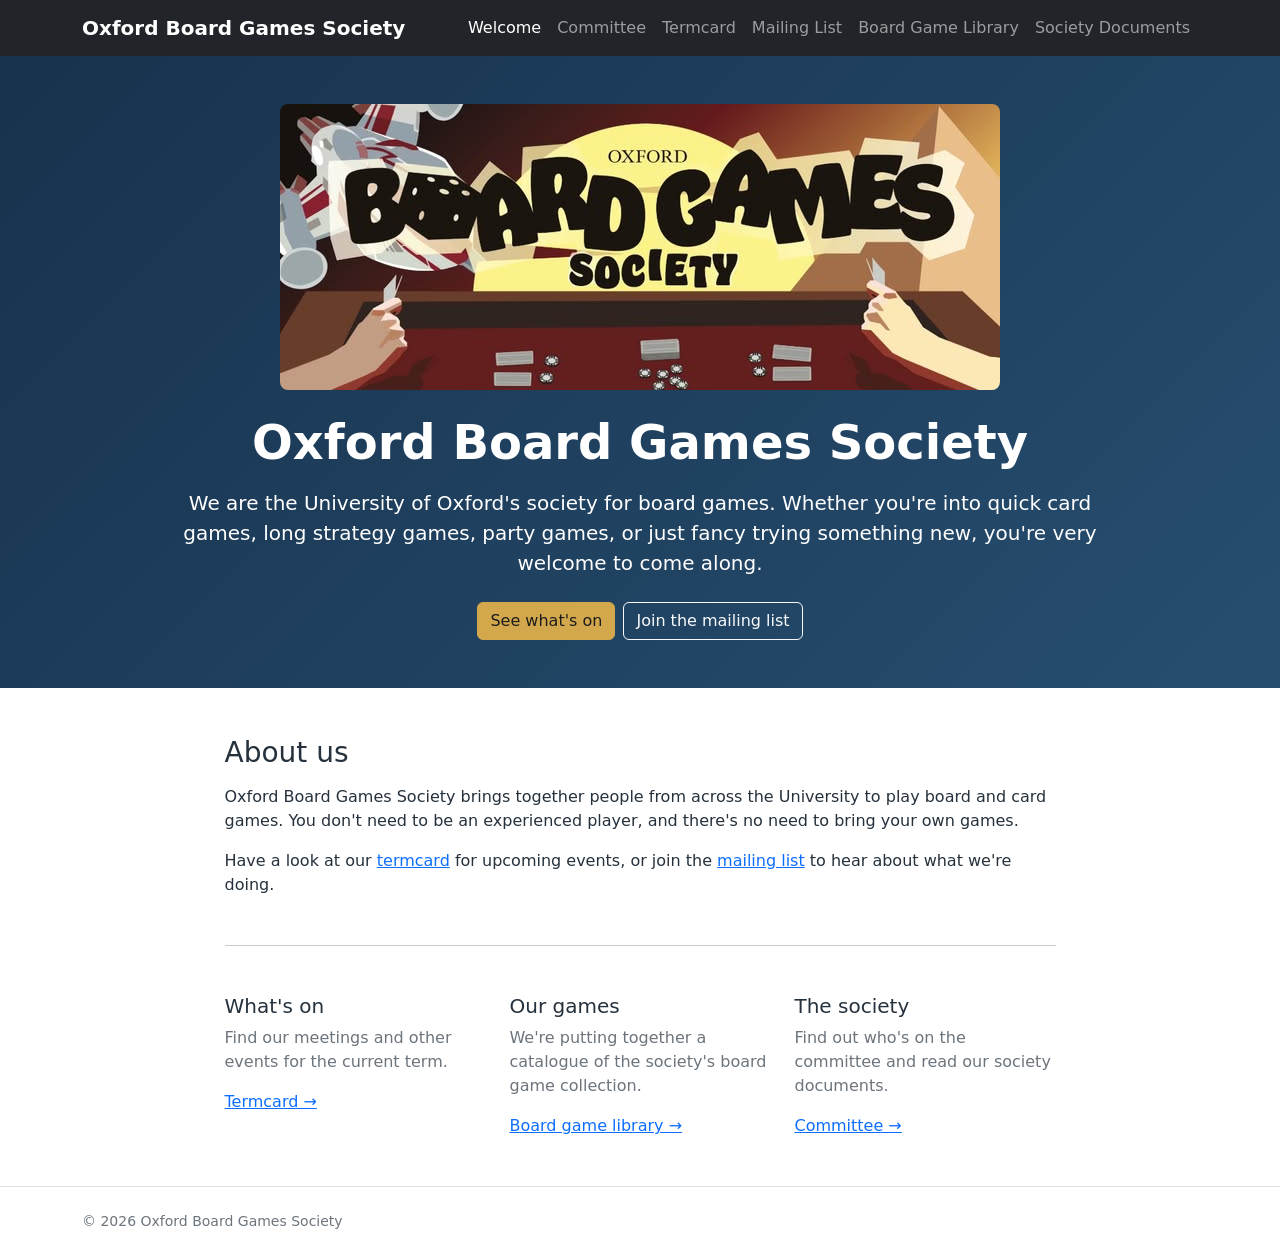
<file: index.html>
<!doctype html>
<html lang="en">

<head>
  <!-- Google tag (gtag.js) -->
  <script async src="https://www.googletagmanager.com/gtag/js?id=G-VDG3KPTXKT"></script>
  <script>
    window.dataLayer = window.dataLayer || [];
    function gtag() { dataLayer.push(arguments); }
    gtag('js', new Date());

    gtag('config', 'G-VDG3KPTXKT');
  </script>
  <meta charset="utf-8">
  <meta name="viewport" content="width=device-width, initial-scale=1">
  <meta name="description" content="Oxford Board Games Society">
  <title>Oxford Board Games Society</title>

  <link href="https://cdn.jsdelivr.net/npm/bootstrap@5.3.3/dist/css/bootstrap.min.css" rel="stylesheet">
  <link rel="stylesheet" href="assets/styles.css">
</head>

<body>
  <nav class="navbar navbar-expand-lg navbar-dark bg-dark sticky-top">
    <div class="container">
      <a class="navbar-brand fw-bold" href="index.html">
        Oxford Board Games Society
      </a>

      <button class="navbar-toggler" type="button" data-bs-toggle="collapse" data-bs-target="#mainNav"
        aria-controls="mainNav" aria-expanded="false" aria-label="Toggle navigation">
        <span class="navbar-toggler-icon"></span>
      </button>

      <div class="collapse navbar-collapse" id="mainNav">
        <ul class="navbar-nav ms-auto">
          <li class="nav-item">
            <a class="nav-link active" aria-current="page" href="index.html">
              Welcome
            </a>
          </li>
          <li class="nav-item">
            <a class="nav-link" href="committee.html">Committee</a>
          </li>
          <li class="nav-item">
            <a class="nav-link" href="termcard.html">Termcard</a>
          </li>
          <li class="nav-item">
            <a class="nav-link" href="mailing-list.html">Mailing List</a>
          </li>
          <li class="nav-item">
            <a class="nav-link" href="library.html">Board Game Library</a>
          </li>
          <li class="nav-item">
            <a class="nav-link" href="documents.html">Society Documents</a>
          </li>
        </ul>
      </div>
    </div>
  </nav>

  <header class="hero py-5">
    <div class="container">
      <div class="row justify-content-center text-center">
        <div class="col-lg-10">
          <img src="assets/welcome-banner.png" class="img-fluid rounded-3 mb-4 welcome-banner"
            alt="Oxford Board Games Society">

          <h1 class="display-5 fw-bold mb-3">
            Oxford Board Games Society
          </h1>

          <p class="lead mx-auto mb-4 welcome-intro">
            We are the University of Oxford's society for board games.
            Whether you're into quick card games, long strategy games,
            party games, or just fancy trying something new, you're very
            welcome to come along.
          </p>

          <div class="d-flex justify-content-center flex-wrap gap-2">
            <a class="btn btn-primary" href="termcard.html">
              See what's on
            </a>
            <a class="btn btn-outline-light" href="mailing-list.html">
              Join the mailing list
            </a>
          </div>
        </div>
      </div>
    </div>
  </header>

  <main>
    <section class="py-5">
      <div class="container">
        <div class="row justify-content-center">
          <div class="col-lg-9">

            <h2 class="h3 mb-3">About us</h2>

            <p>
              Oxford Board Games Society brings together people from across
              the University to play board and card games. You don't need to
              be an experienced player, and there's no need to bring your own
              games.
            </p>

            <p>
              Have a look at our
              <a href="termcard.html">termcard</a>
              for upcoming events, or join the
              <a href="mailing-list.html">mailing list</a>
              to hear about what we're doing.
            </p>

            <hr class="my-5">

            <div class="row g-4">
              <div class="col-md-4">
                <h2 class="h5">What's on</h2>
                <p class="text-secondary">
                  Find our meetings and other events for the current term.
                </p>
                <a href="termcard.html">Termcard &rarr;</a>
              </div>

              <div class="col-md-4">
                <h2 class="h5">Our games</h2>
                <p class="text-secondary">
                  We're putting together a catalogue of the society's board
                  game collection.
                </p>
                <a href="library.html">Board game library &rarr;</a>
              </div>

              <div class="col-md-4">
                <h2 class="h5">The society</h2>
                <p class="text-secondary">
                  Find out who's on the committee and read our society
                  documents.
                </p>
                <a href="committee.html">Committee &rarr;</a>
              </div>
            </div>

          </div>
        </div>
      </div>
    </section>
  </main>

  <footer class="border-top py-4">
    <div class="container small text-secondary">
      &copy; <span data-current-year></span> Oxford Board Games Society
    </div>
  </footer>

  <script src="https://cdn.jsdelivr.net/npm/bootstrap@5.3.3/dist/js/bootstrap.bundle.min.js"></script>
  <script src="assets/site.js"></script>
</body>

</html>
</file>
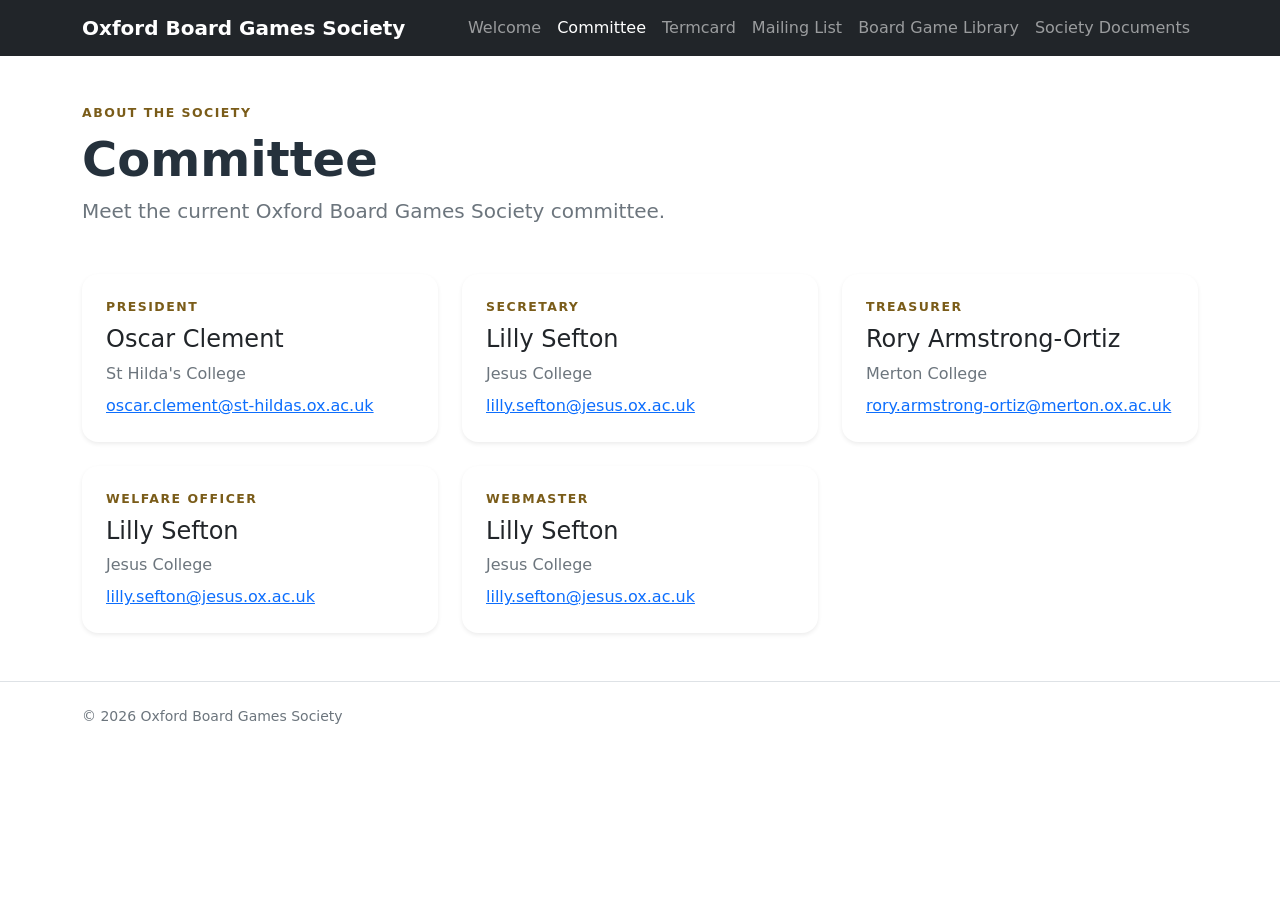
<file: committee.html>
<!doctype html>
<html lang="en">

<head>
  <!-- Google tag (gtag.js) -->
  <script async src="https://www.googletagmanager.com/gtag/js?id=G-VDG3KPTXKT"></script>
  <script>
    window.dataLayer = window.dataLayer || [];
    function gtag() { dataLayer.push(arguments); }
    gtag('js', new Date());

    gtag('config', 'G-VDG3KPTXKT');
  </script>
  <meta charset="utf-8">
  <meta name="viewport" content="width=device-width, initial-scale=1">
  <meta name="description" content="Oxford Board Games Society committee">
  <title>Oxford Board Games Society | Committee</title>
  <link href="https://cdn.jsdelivr.net/npm/bootstrap@5.3.3/dist/css/bootstrap.min.css" rel="stylesheet">
  <link rel="stylesheet" href="assets/styles.css">
</head>

<body>
  <nav class="navbar navbar-expand-lg navbar-dark bg-dark sticky-top">
    <div class="container"><a class="navbar-brand fw-bold" href="index.html">Oxford Board Games Society</a><button
        class="navbar-toggler" type="button" data-bs-toggle="collapse" data-bs-target="#mainNav" aria-controls="mainNav"
        aria-expanded="false" aria-label="Toggle navigation"><span class="navbar-toggler-icon"></span></button>
      <div class="collapse navbar-collapse" id="mainNav">
        <ul class="navbar-nav ms-auto">
          <li class="nav-item"><a class="nav-link" href="index.html">Welcome</a></li>
          <li class="nav-item"><a class="nav-link active" aria-current="page" href="committee.html">Committee</a></li>
          <li class="nav-item"><a class="nav-link" href="termcard.html">Termcard</a></li>
          <li class="nav-item"><a class="nav-link" href="mailing-list.html">Mailing List</a></li>
          <li class="nav-item"><a class="nav-link" href="library.html">Board Game Library</a></li>
          <li class="nav-item"><a class="nav-link" href="documents.html">Society Documents</a></li>
        </ul>
      </div>
    </div>
  </nav>

  <main class="container py-5">
    <div class="page-heading mb-5">
      <p class="eyebrow mb-2">About the society</p>
      <h1 class="display-5 fw-bold">Committee</h1>
      <p class="lead text-secondary mb-0">Meet the current Oxford Board Games Society committee.</p>
    </div>
    <div class="row g-4" id="committee-list"></div>
  </main>

  <footer class="border-top py-4">
    <div class="container small text-secondary">&copy; <span data-current-year></span> Oxford Board Games Society</div>
  </footer>

  <script src="https://cdn.jsdelivr.net/npm/bootstrap@5.3.3/dist/js/bootstrap.bundle.min.js"></script>
  <script src="assets/site.js"></script>
</body>

</html>
</file>
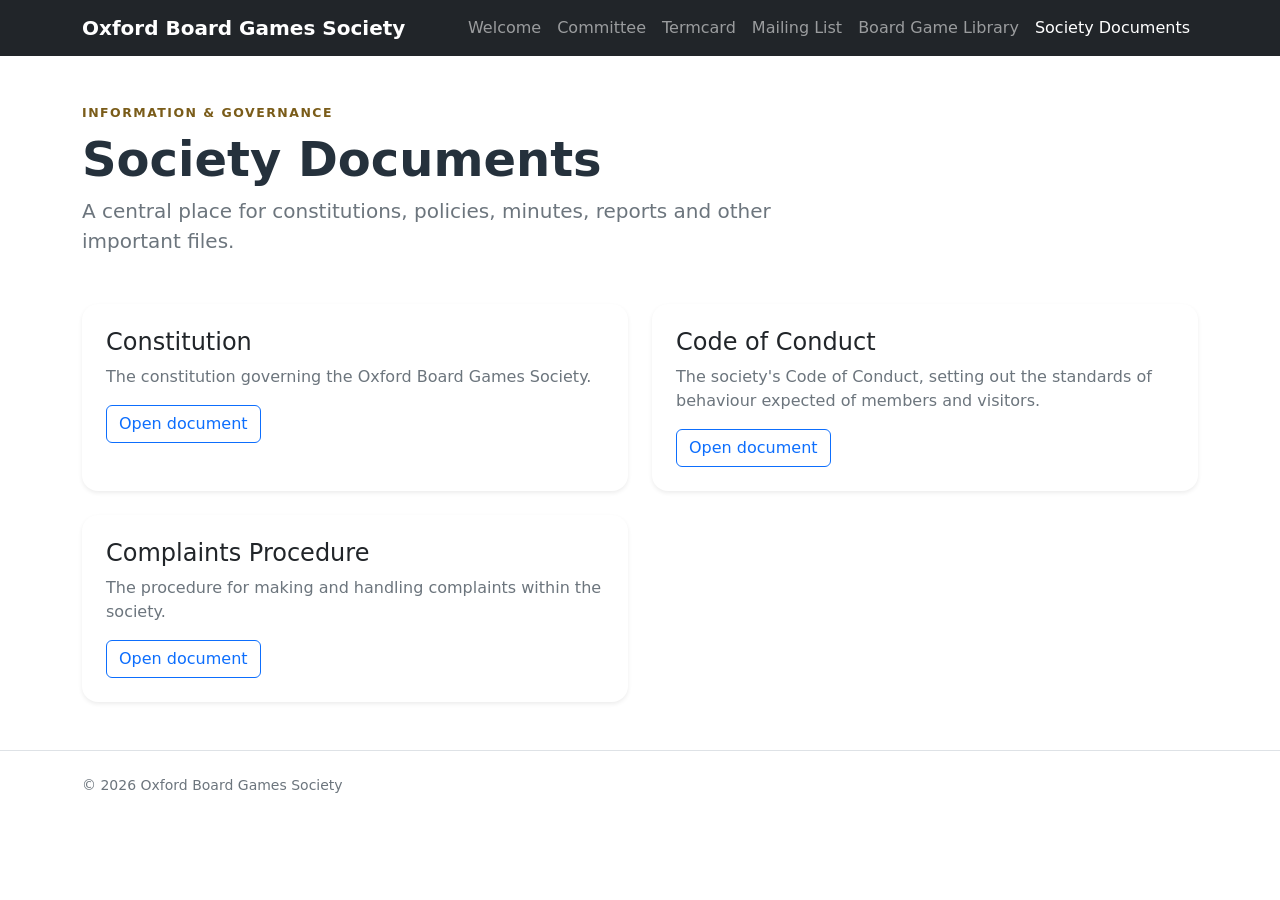
<file: documents.html>
<!doctype html>
<html lang="en">

<head>
  <!-- Google tag (gtag.js) -->
  <script async src="https://www.googletagmanager.com/gtag/js?id=G-VDG3KPTXKT"></script>
  <script>
    window.dataLayer = window.dataLayer || [];
    function gtag() { dataLayer.push(arguments); }
    gtag('js', new Date());

    gtag('config', 'G-VDG3KPTXKT');
  </script>
  <meta charset="utf-8">
  <meta name="viewport" content="width=device-width, initial-scale=1">
  <meta name="description" content="Oxford Board Games Society documents">
  <title>Oxford Board Games Society | Society Documents</title>
  <link href="https://cdn.jsdelivr.net/npm/bootstrap@5.3.3/dist/css/bootstrap.min.css" rel="stylesheet">
  <link rel="stylesheet" href="assets/styles.css">
</head>

<body>
  <nav class="navbar navbar-expand-lg navbar-dark bg-dark sticky-top">
    <div class="container"><a class="navbar-brand fw-bold" href="index.html">Oxford Board Games Society</a><button
        class="navbar-toggler" type="button" data-bs-toggle="collapse" data-bs-target="#mainNav" aria-controls="mainNav"
        aria-expanded="false" aria-label="Toggle navigation"><span class="navbar-toggler-icon"></span></button>
      <div class="collapse navbar-collapse" id="mainNav">
        <ul class="navbar-nav ms-auto">
          <li class="nav-item"><a class="nav-link" href="index.html">Welcome</a></li>
          <li class="nav-item"><a class="nav-link" href="committee.html">Committee</a></li>
          <li class="nav-item"><a class="nav-link" href="termcard.html">Termcard</a></li>
          <li class="nav-item"><a class="nav-link" href="mailing-list.html">Mailing List</a></li>
          <li class="nav-item"><a class="nav-link" href="library.html">Board Game Library</a></li>
          <li class="nav-item"><a class="nav-link active" aria-current="page" href="documents.html">Society
              Documents</a></li>
        </ul>
      </div>
    </div>
  </nav>
  <main class="container py-5">
    <div class="page-heading mb-5">
      <p class="eyebrow mb-2">Information &amp; governance</p>
      <h1 class="display-5 fw-bold">Society Documents</h1>
      <p class="lead text-secondary">A central place for constitutions, policies, minutes, reports and other important
        files.</p>
    </div>
    <div class="row g-4" id="documents-list"></div>
  </main>
  <footer class="border-top py-4">
    <div class="container small text-secondary">&copy; <span data-current-year></span> Oxford Board Games Society</div>
  </footer>
  <script src="https://cdn.jsdelivr.net/npm/bootstrap@5.3.3/dist/js/bootstrap.bundle.min.js"></script>
  <script src="assets/site.js"></script>
</body>

</html>
</file>
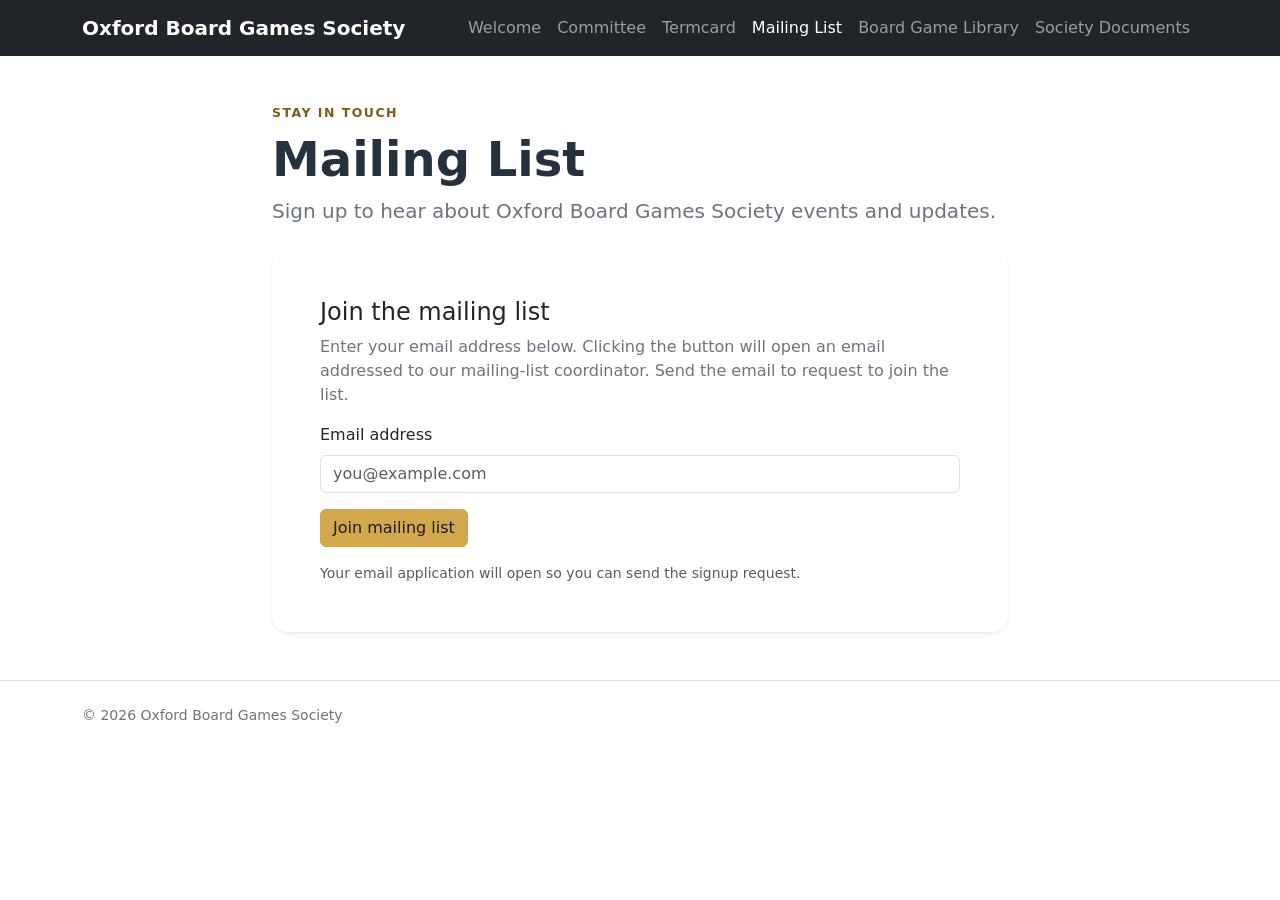
<file: mailing-list.html>
<!doctype html>
<html lang="en">

<head>
  <!-- Google tag (gtag.js) -->
  <script async src="https://www.googletagmanager.com/gtag/js?id=G-VDG3KPTXKT"></script>
  <script>
    window.dataLayer = window.dataLayer || [];
    function gtag() { dataLayer.push(arguments); }
    gtag('js', new Date());

    gtag('config', 'G-VDG3KPTXKT');
  </script>
  <meta charset="utf-8">
  <meta name="viewport" content="width=device-width, initial-scale=1">
  <meta name="description" content="Join the Oxford Board Games Society mailing list">
  <title>Oxford Board Games Society | Mailing List</title>

  <link href="https://cdn.jsdelivr.net/npm/bootstrap@5.3.3/dist/css/bootstrap.min.css" rel="stylesheet">
  <link rel="stylesheet" href="assets/styles.css">
</head>

<body>
  <nav class="navbar navbar-expand-lg navbar-dark bg-dark sticky-top">
    <div class="container">
      <a class="navbar-brand fw-bold" href="index.html">
        Oxford Board Games Society
      </a>

      <button class="navbar-toggler" type="button" data-bs-toggle="collapse" data-bs-target="#mainNav"
        aria-controls="mainNav" aria-expanded="false" aria-label="Toggle navigation">
        <span class="navbar-toggler-icon"></span>
      </button>

      <div class="collapse navbar-collapse" id="mainNav">
        <ul class="navbar-nav ms-auto">
          <li class="nav-item">
            <a class="nav-link" href="index.html">Welcome</a>
          </li>
          <li class="nav-item">
            <a class="nav-link" href="committee.html">Committee</a>
          </li>
          <li class="nav-item">
            <a class="nav-link" href="termcard.html">Termcard</a>
          </li>
          <li class="nav-item">
            <a class="nav-link active" aria-current="page" href="mailing-list.html">
              Mailing List
            </a>
          </li>
          <li class="nav-item">
            <a class="nav-link" href="library.html">Board Game Library</a>
          </li>
          <li class="nav-item">
            <a class="nav-link" href="documents.html">Society Documents</a>
          </li>
        </ul>
      </div>
    </div>
  </nav>

  <main class="container py-5">
    <div class="row justify-content-center">
      <div class="col-lg-8">
        <div class="page-heading mb-4">
          <p class="eyebrow mb-2">Stay in touch</p>
          <h1 class="display-5 fw-bold">Mailing List</h1>
          <p class="lead text-secondary">
            Sign up to hear about Oxford Board Games Society events and updates.
          </p>
        </div>

        <div class="card border-0 shadow-sm">
          <div class="card-body p-4 p-lg-5">
            <h2 class="h4">Join the mailing list</h2>
            <p class="text-secondary">
              Enter your email address below. Clicking the button will open an
              email addressed to our mailing-list coordinator. Send the email
              to request to join the list.
            </p>

            <form id="mailing-list-form">
              <div class="mb-3">
                <label for="email" class="form-label">Email address</label>
                <input type="email" class="form-control" id="email" name="email" placeholder="you@example.com"
                  autocomplete="email" required>
              </div>

              <button type="submit" class="btn btn-primary">
                Join mailing list
              </button>

              <div class="form-text mt-3">
                Your email application will open so you can send the signup request.
              </div>
            </form>
          </div>
        </div>
      </div>
    </div>
  </main>

  <footer class="border-top py-4">
    <div class="container small text-secondary">
      &copy; <span data-current-year></span> Oxford Board Games Society
    </div>
  </footer>

  <script src="https://cdn.jsdelivr.net/npm/bootstrap@5.3.3/dist/js/bootstrap.bundle.min.js"></script>
  <script src="assets/site.js"></script>

  <script>
    document
      .getElementById("mailing-list-form")
      .addEventListener("submit", function (event) {
        event.preventDefault();

        const email = document.getElementById("email").value.trim();

        if (!email) {
          return;
        }

        const recipient = "lilly.sefton@jesus.ox.ac.uk";
        const subject = "Oxford Board Games Society mailing list signup";
        const body =
          "Hello,\n\n" +
          "I would like to join the Oxford Board Games Society mailing list.\n\n" +
          "My email address is: " + email + "\n\n" +
          "Thank you!";

        window.location.href =
          "mailto:" + recipient +
          "?subject=" + encodeURIComponent(subject) +
          "&body=" + encodeURIComponent(body);
      });
  </script>
</body>

</html>
</file>
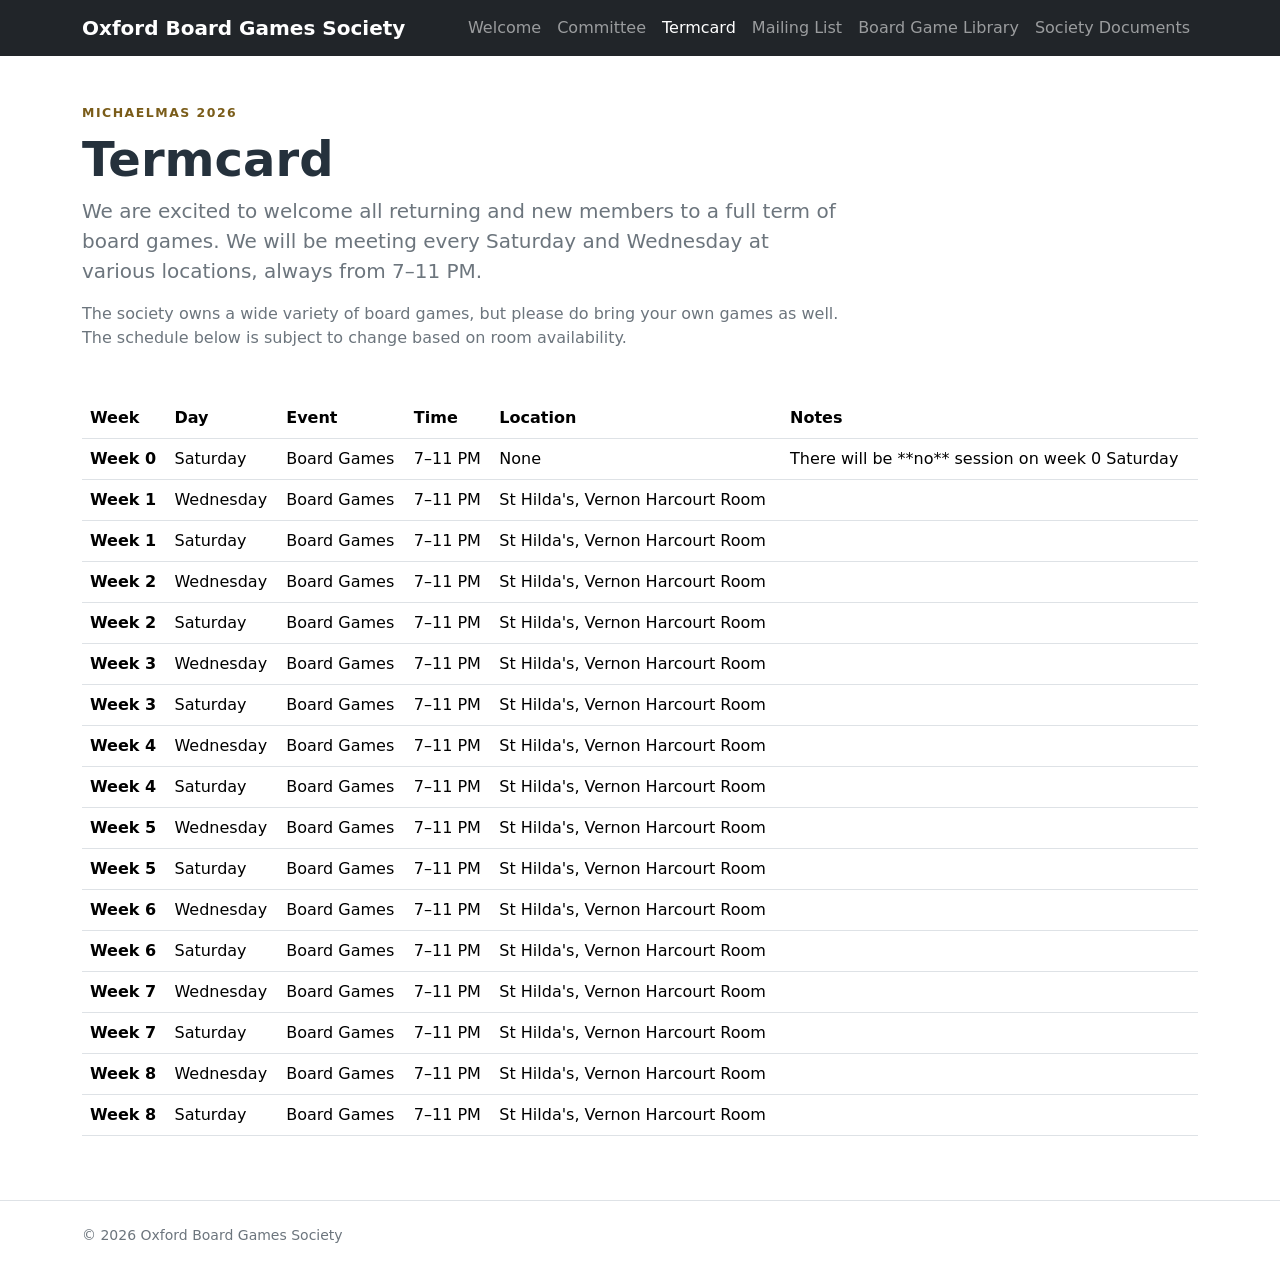
<file: termcard.html>
<!doctype html>
<html lang="en">

<head>
  <!-- Google tag (gtag.js) -->
  <script async src="https://www.googletagmanager.com/gtag/js?id=G-VDG3KPTXKT"></script>
  <script>
    window.dataLayer = window.dataLayer || [];
    function gtag() { dataLayer.push(arguments); }
    gtag('js', new Date());

    gtag('config', 'G-VDG3KPTXKT');
  </script>
  <meta charset="utf-8">
  <meta name="viewport" content="width=device-width, initial-scale=1">
  <meta name="description" content="Oxford Board Games Society Michaelmas 2026 termcard">
  <title>Oxford Board Games Society | Termcard</title>
  <link href="https://cdn.jsdelivr.net/npm/bootstrap@5.3.3/dist/css/bootstrap.min.css" rel="stylesheet">
  <link rel="stylesheet" href="assets/styles.css">
</head>

<body>
  <nav class="navbar navbar-expand-lg navbar-dark bg-dark sticky-top">
    <div class="container">
      <a class="navbar-brand fw-bold" href="index.html">Oxford Board Games Society</a>
      <button class="navbar-toggler" type="button" data-bs-toggle="collapse" data-bs-target="#mainNav"
        aria-controls="mainNav" aria-expanded="false" aria-label="Toggle navigation">
        <span class="navbar-toggler-icon"></span>
      </button>
      <div class="collapse navbar-collapse" id="mainNav">
        <ul class="navbar-nav ms-auto">
          <li class="nav-item"><a class="nav-link" href="index.html">Welcome</a></li>
          <li class="nav-item"><a class="nav-link" href="committee.html">Committee</a></li>
          <li class="nav-item"><a class="nav-link active" aria-current="page" href="termcard.html">Termcard</a></li>
          <li class="nav-item"><a class="nav-link" href="mailing-list.html">Mailing List</a></li>
          <li class="nav-item"><a class="nav-link" href="library.html">Board Game Library</a></li>
          <li class="nav-item"><a class="nav-link" href="documents.html">Society Documents</a></li>
        </ul>
      </div>
    </div>
  </nav>

  <main class="container py-5">
    <div class="page-heading mb-5">
      <p class="eyebrow mb-2">Michaelmas 2026</p>
      <h1 class="display-5 fw-bold">Termcard</h1>
      <p class="lead text-secondary">
        We are excited to welcome all returning and new members to a full term of board games.
        We will be meeting every Saturday and Wednesday at various locations, always from
        7–11 PM.
      </p>
      <p class="text-secondary mb-0">
        The society owns a wide variety of board games, but please do bring your own games as
        well. The schedule below is subject to change based on room availability.
      </p>
    </div>

    <div class="table-responsive">
      <table class="table table-hover align-middle">
        <thead>
          <tr>
            <th scope="col">Week</th>
            <th scope="col">Day</th>
            <th scope="col">Event</th>
            <th scope="col">Time</th>
            <th scope="col">Location</th>
            <th scope="col">Notes</th>
          </tr>
        </thead>
        <tbody id="termcard-body"></tbody>
      </table>
    </div>
  </main>

  <footer class="border-top py-4">
    <div class="container small text-secondary">
      &copy; <span data-current-year></span> Oxford Board Games Society
    </div>
  </footer>

  <script src="https://cdn.jsdelivr.net/npm/bootstrap@5.3.3/dist/js/bootstrap.bundle.min.js"></script>
  <script src="assets/site.js"></script>
</body>

</html>
</file>
<file: assets/styles.css>
:root {
  --obs-blue: #17324d;
  --obs-gold: #d3a84c;
  --obs-cream: #f7f4ed;
}

body {
  color: #25313c;
  background: #fff;
}

.hero {
  color: #fff;
  background: linear-gradient(135deg, var(--obs-blue), #274e70);
}

.page-heading {
  max-width: 760px;
}

.eyebrow {
  color: #7a5c19;
  font-size: .78rem;
  font-weight: 700;
  letter-spacing: .12em;
  text-transform: uppercase;
}

.py-lg-6 {
  padding-top: 7rem !important;
  padding-bottom: 7rem !important;
}

.card {
  border-radius: 1rem;
}

.hero .card {
  color: #25313c;
}

.btn-primary {
  --bs-btn-bg: var(--obs-gold);
  --bs-btn-border-color: var(--obs-gold);
  --bs-btn-hover-bg: #b58d35;
  --bs-btn-hover-border-color: #b58d35;
  --bs-btn-color: #1d1d1d;
  --bs-btn-hover-color: #1d1d1d;
}

.game-card .badge {
  font-weight: 500;
}

.termcard-table td,
.termcard-table th {
  padding: 1rem;
}

@media (max-width: 767.98px) {
  .hero {
    text-align: center;
  }

  .hero .d-flex {
    justify-content: center;
  }
}
</file>
